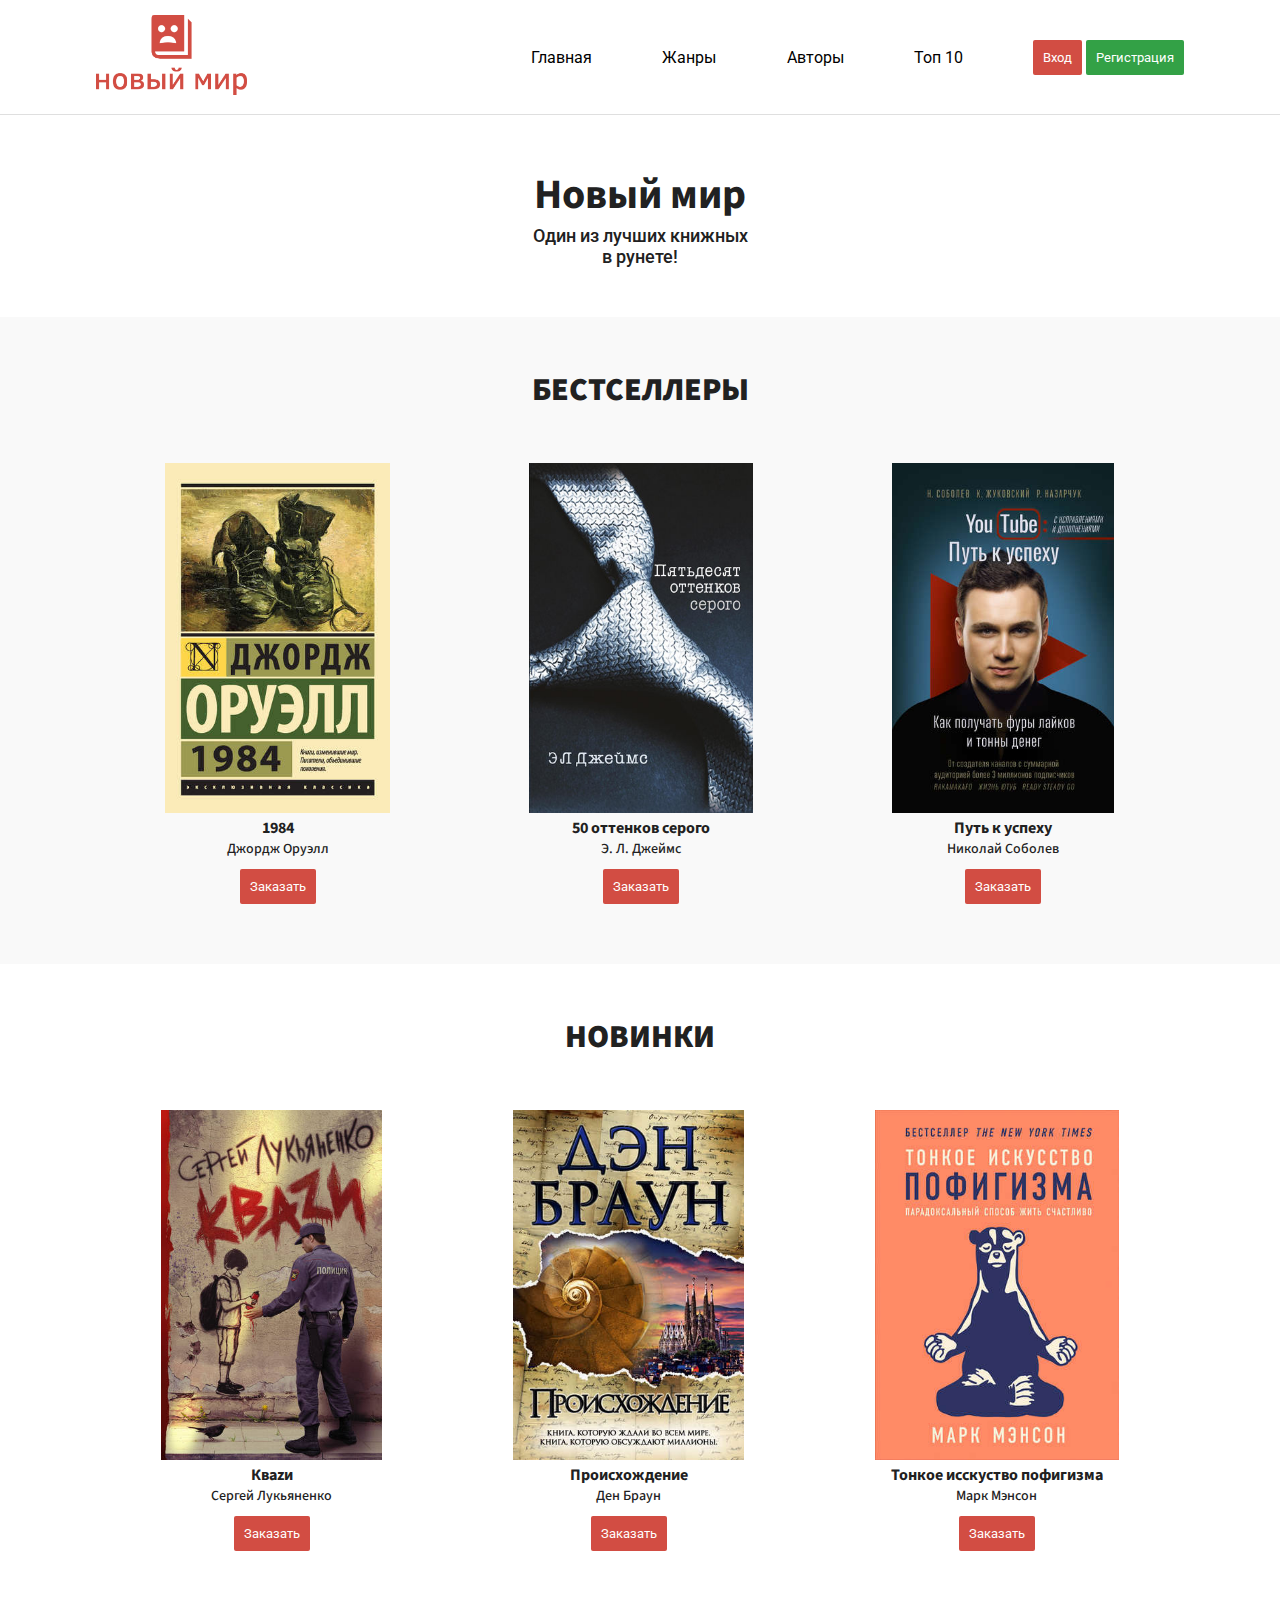
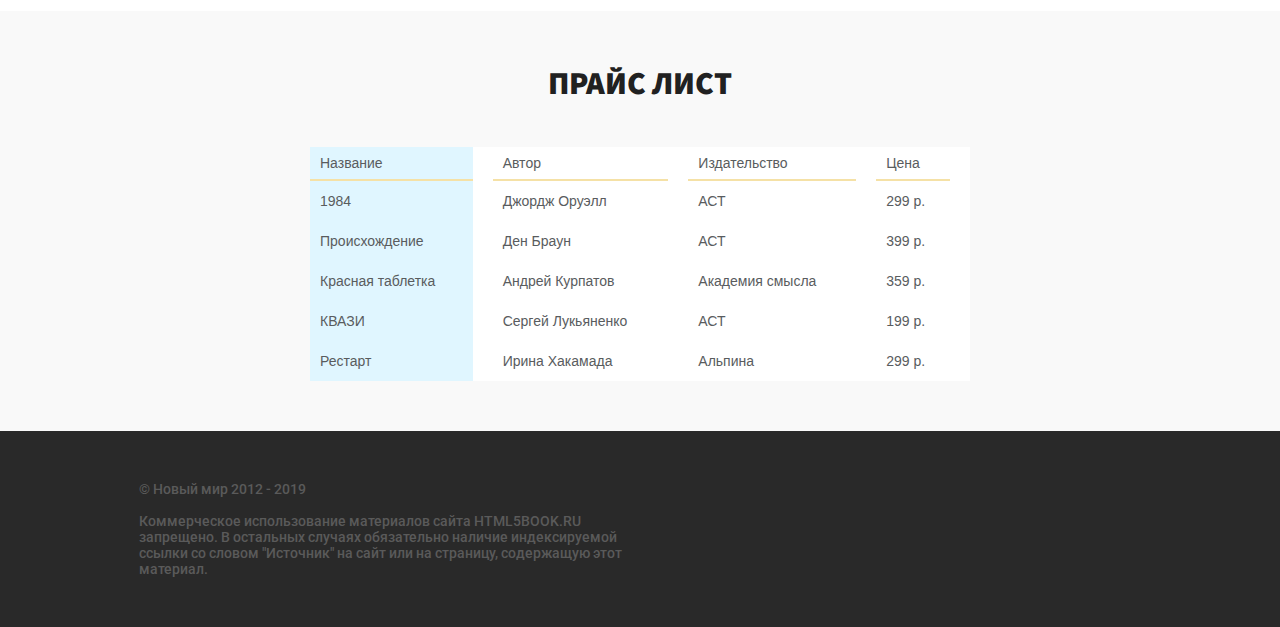
<file: nov_mir/index.html>
<!DOCTYPE html>
<html>
	<head>
		<meta charset="UTF-8">
		<meta name="viewport" content="width=device-width">
		<title>Новый мир</title>
		<link rel="stylesheet" href="css/style.css">
		<link href="https://fonts.googleapis.com/css?family=Open+Sans|Roboto|Source+Sans+Pro:400,700,900&amp;subset=cyrillic" rel="stylesheet">
	</head>
	<body>
		<header class="header ih">
			<div class="container">
				<div class="main-wrapper">
					<div class="logo-w"><img class="logo" src="logo.png" alt=""></div>
					<ul class="menu-list">
						<li class="menu-item"><a href="index.html">Главная</a></li>
						<li class="menu-item"><a href="">Жанры</a></li>
						<li class="menu-item"><a href="">Авторы</a></li>
						<li class="menu-item"><a href="top.html">Топ 10</a></li>
						<li class="menu-item"><a href="login.html" class="rlink"><button class="btn sign-btn">Вход</button></a>
						<a href="reg.html" class="rlink"><button class="btn reg-btn">Регистрация</button></a></li>
					</ul>
				</div>
			</div>
		</header>
		<main class="in-main">
			<div class="container">
				<h1 class="in-header">Новый мир</h1>
				<p class="in-p">Один из лучших книжных<br>в рунете!</p>
			</div>
		</main>
		<section class="bestsell">
			<div class="container">
				<h2 class="best-title">Бестселлеры</h2>
				<div class="book-wr">
					<div class="book">
						<img src="img/1984.jpg" alt="" class="book-pic">
						<h3 class="book-title">1984</h3>
						<h4 class="book-author">Джордж Оруэлл</h4>
						<button class="book-button btn">Заказать</button>
					</div>
					<div class="book">
						<img src="img/grey.jpg" alt="" class="book-pic">
						<h3 class="book-title">50 оттенков серого</h3>
						<h4 class="book-author">Э. Л. Джеймс</h4>
						<button class="book-button btn">Заказать</button>
					</div>
					<div class="book">
						<img src="img/success.jpg" alt="" class="book-pic">
						<h3 class="book-title">Путь к успеху</h3>
						<h4 class="book-author">Николай Соболев</h4>
						<button class="book-button btn">Заказать</button>
					</div>
				</div>
			</div>
		</section>
		<section class="new">
			<div class="container">
				<h2 class="new-title">Новинки</h2>
				<div class="book-wr">
					<div class="book">
						<img src="img/kvazi.jpg" alt="" class="book-pic">
						<h3 class="book-title">Кваzи</h3>
						<h4 class="book-author">Сергей Лукьяненко</h4>
						<button class="book-button btn">Заказать</button>
					</div>
					<div class="book">
						<img src="img/origin.jpg" alt="" class="book-pic">
						<h3 class="book-title">Происхождение</h3>
						<h4 class="book-author">Ден Браун</h4>
						<a href="book.html" сlass="book-link" id="order-l"><button class="book-button btn">Заказать</button></a>
					</div>
					<div class="book">
						<img src="img/art_of_dgsh.jpg" alt="" class="book-pic">
						<h3 class="book-title">Тонкое исскуство пофигизма</h3>
						<h4 class="book-author">Марк Мэнсон</h4>
						<button class="book-button btn">Заказать</button>
					</div>
				</div>
			</div>
		</section>
		<section class="price-list">
			<h2 class="mheader">Прайс лист</h2>
			<div class="container">
				<div class="price-table">
					<table class="table_col">
						<colgroup>
						<col style="background:#e0f6ff;">
						</colgroup>
						<tr>
							<th>Название</th>
							<th>Автор</th>
							<th>Издательство</th>
							<th>Цена</th>
						</tr>
						<tr>
							<td>1984</td>
							<td>Джордж Оруэлл</td>
							<td>АСТ</td>
							<td>299 р.</td>
						</tr>
						<tr>
							<td>Происхождение</td>
							<td>Ден Браун</td>
							<td>АСТ</td>
							<td>399 р.</td>
						</tr>
						<tr>
							<td>Красная таблетка</td>
							<td>Андрей Курпатов</td>
							<td>Академия смысла</td>
							<td>359 р.</td>
						</tr>
						<tr>
							<td>КВАЗИ</td>
							<td>Сергей Лукьяненко</td>
							<td>АСТ</td>
							<td>199 р.</td>
						</tr>
						<tr>
							<td>Рестарт</td>
							<td>Ирина Хакамада</td>
							<td>Альпина</td>
							<td>299 р.</td>
						</tr>
					</table>
				</div>
			</div>
		</section>
		<footer>
			<div class="footer">
				<div class="container">
					<p class="footer-text">&copy; Новый мир 2012 - 2019<br><br>Коммерческое использование материалов сайта HTML5BOOK.RU запрещено. В остальных случаях обязательно наличие индексируемой ссылки со словом "Источник" на сайт или на страницу, содержащую этот материал.</p>
				</div>
			</div>
		</footer>
	</body>
</html>
</file>
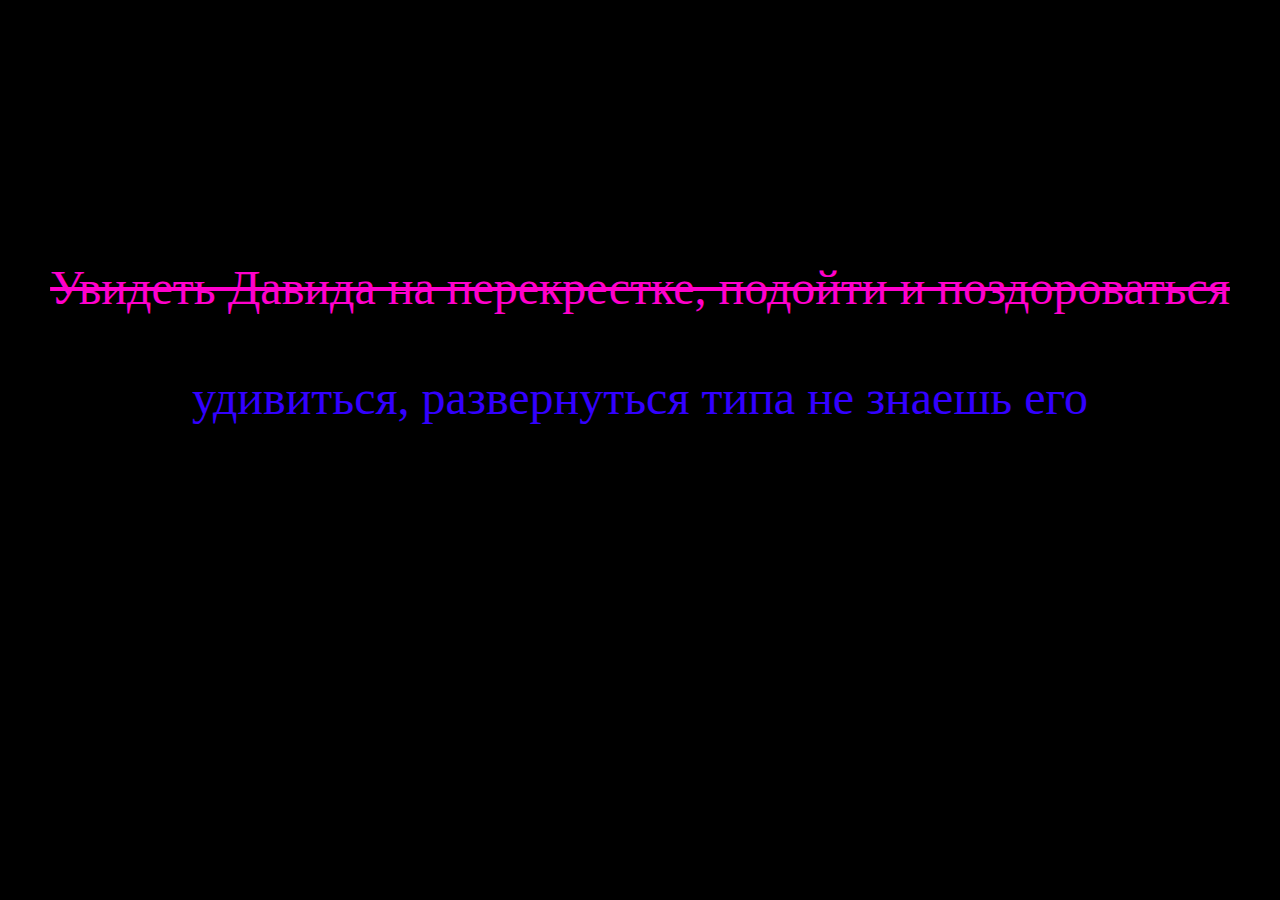
<file: суперфайл.html>
<html>
<head>
<meta charset="UTF-8">
<title> Ëàëüêà - êîðîoooooëü! </title>
</head>
<body bgcolor="#000000">
<br>
<br><br><br><br><br><br><br><br><br><br><br><br><br>
<div align="center">
<font size="+5"><font color="#FF00CC"><s>Увидеть Давида на перекрестке, подойти и поздороваться</s></font>
<br><br>
<font color="#3300FF">удивиться, развернуться типа не знаешь его</font></div>
</font>
</body>
</html>
</file>
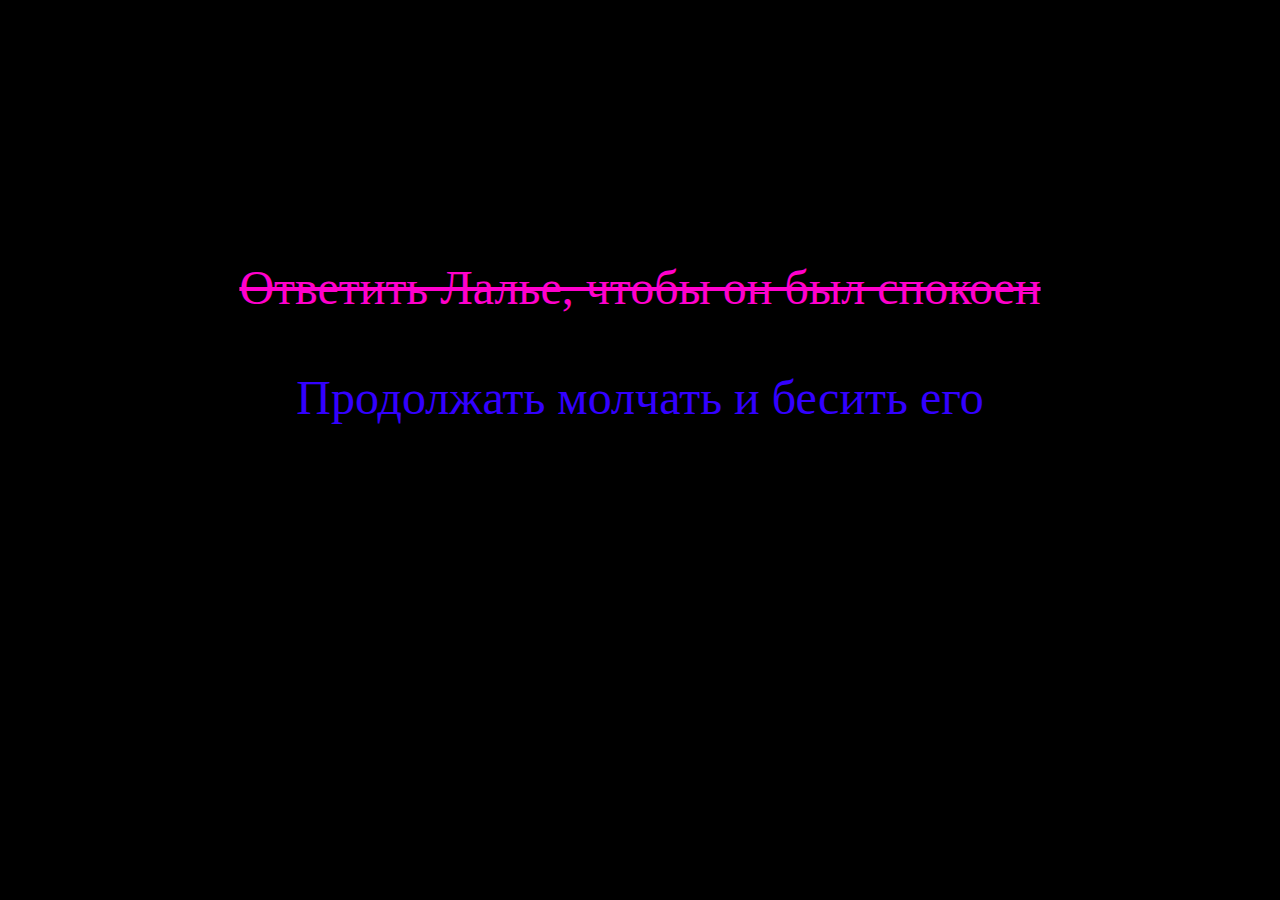
<file: суперфайл2.html>
<html>
<head>
<meta charset="UTF-8">
<title> Ëàëüêà - êîðîoooooëü! </title>
</head>
<body bgcolor="#000000">
<br>
<br><br><br><br><br><br><br><br><br><br><br><br><br>
<div align="center">
<font size="+5"><font color="#FF00CC"><s>Ответить Лалье, чтобы он был спокоен</s></font>
<br><br>
<font color="#3300FF">Продолжать молчать и бесить его</font></div>
</font>
</body>
</html>
</file>
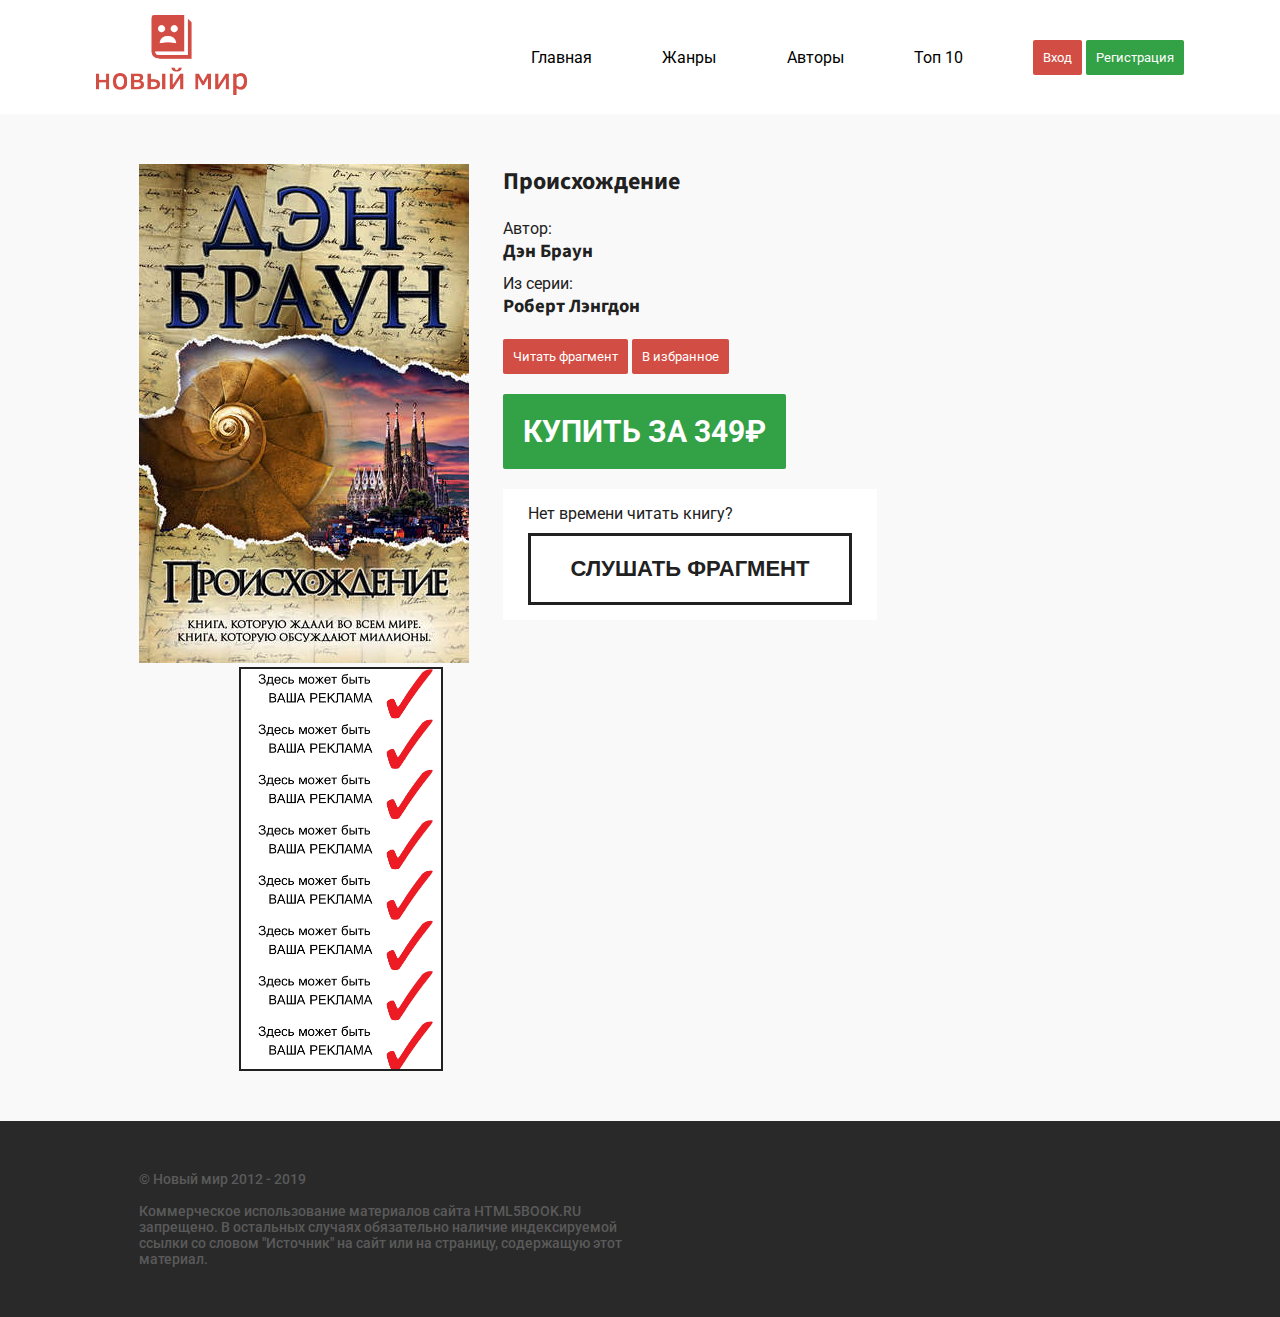
<file: nov_mir/book.html>
<!DOCTYPE html>
<html>
<head>
	<meta charset="UTF-8">
	<meta name="viewport" content="width=device-width">
	<title>Новый мир</title>
    <link rel="stylesheet" href="css/style.css">
    <link href="https://fonts.googleapis.com/css?family=Open+Sans|Roboto|Source+Sans+Pro:400,700,900&amp;subset=cyrillic" rel="stylesheet">
</head>
<body>
<header class="header">
			<div class="container">
				<div class="main-wrapper">
					<div class="logo-w"><img class="logo" src="logo.png" alt=""></div>
					<ul class="menu-list">
						<li class="menu-item"><a href="index.html">Главная</a></li>
						<li class="menu-item"><a href="">Жанры</a></li>
						<li class="menu-item"><a href="">Авторы</a></li>
						<li class="menu-item"><a href="top.html">Топ 10</a></li>
						<li class="menu-item"><button class="btn sign-btn"><a href="login.html" class="rlink">Вход</a></button>
						<button class="btn reg-btn"><a href="reg.html" class="rlink">Регистрация</a></button></li>
					</ul>
				</div>
			</div>
		</header>

<main class="book_main">
	<div class="container">
		<div class="book_cont-wr">
			<img src="img/origin.jpg" class="book_img">
			<div class="book_cont">
				<h2 class="book_title">Происхождение</h2>
				<p class="book_author">Автор:<h3>Дэн Браун</h3></p>
				<p class="book_series">Из серии:<h3>Роберт Лэнгдон</h3></p>
				<div class="book_btn-wr">
					<button class="book_btn book_read btn">Читать фрагмент</button>
					<button class="book_btn book_fav btn">В избранное</button>
				</div>
				<div class="book_bt-wr">
					<button class="book_bt btn">Купить за 349&#8381;</button>
				</div>
				<div class="book_lis">
					<p>Нет времени читать книгу?</p>
					<div class="book_lis-wr">
						<button class="book_lis-bt">Слушать фрагмент</button>
					</div>
				</div>
			</div>
		</div>
		<div class="book_adver">
		</div>
	</div>
</main>
<footer>
			<div class="footer">
				<div class="container">
					<p class="footer-text">&copy; Новый мир 2012 - 2019<br><br>Коммерческое использование материалов сайта HTML5BOOK.RU запрещено. В остальных случаях обязательно наличие индексируемой ссылки со словом "Источник" на сайт или на страницу, содержащую этот материал.</p>
				</div>
			</div>
		</footer>
</body>
</html>
</file>
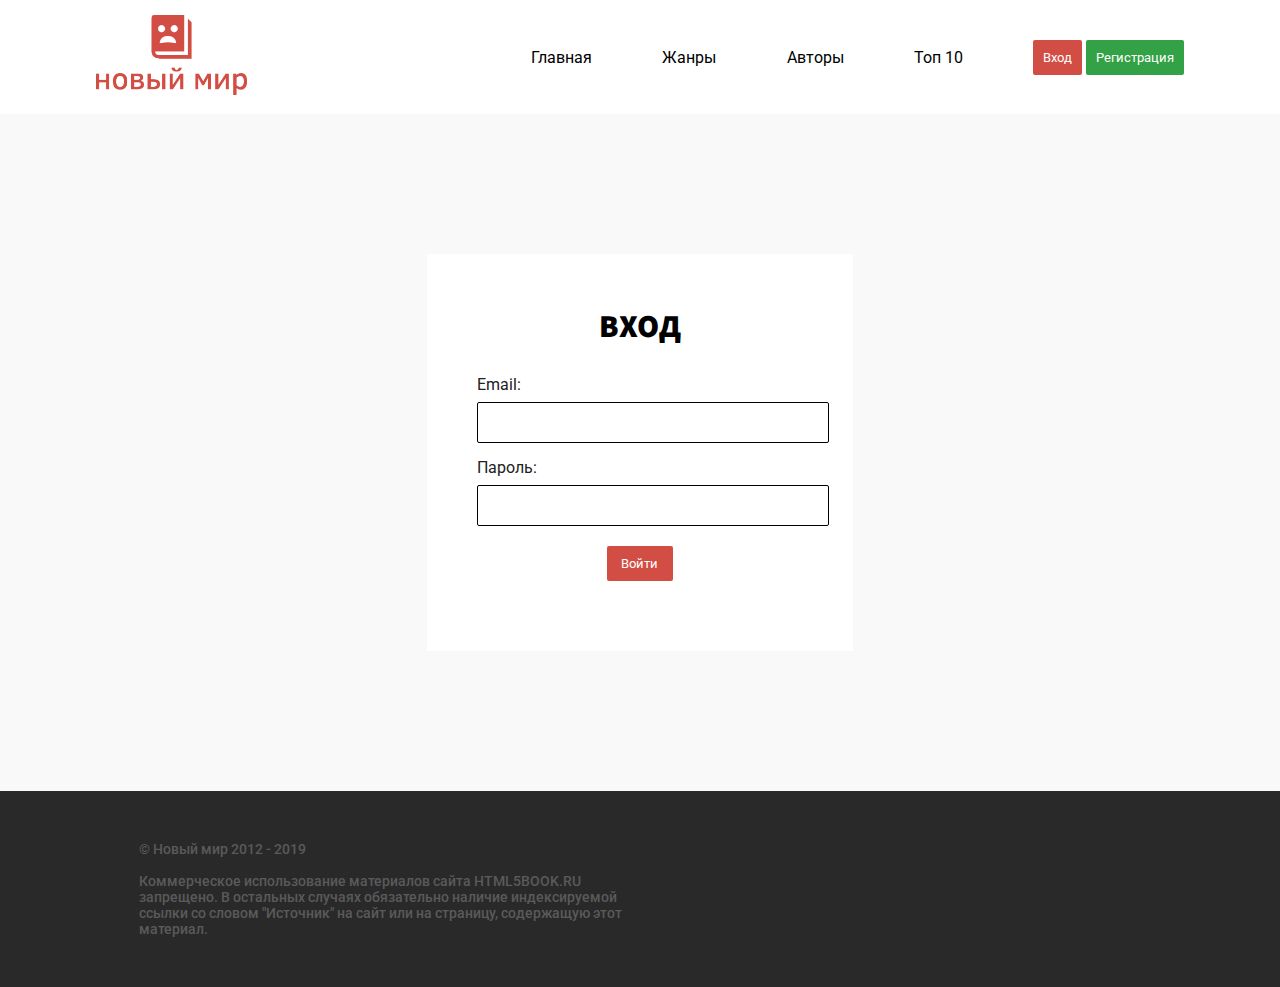
<file: nov_mir/login.html>
<!DOCTYPE html>
<html>
<head>
	<meta charset="UTF-8">
	<meta name="viewport" content="width=device-width">
	<title>Новый мир</title>
    <link rel="stylesheet" href="css/style.css">
    <link href="https://fonts.googleapis.com/css?family=Open+Sans|Roboto|Source+Sans+Pro:400,700,900&amp;subset=cyrillic" rel="stylesheet">
</head>
<body>
<header class="header">
	<div class="container">
		<div class="main-wrapper">
			<div class="logo-w"><img class="logo" src="logo.png" alt=""></div>
			<ul class="menu-list">
				<li class="menu-item"><a href="index.html">Главная</a></li>
				<li class="menu-item"><a href="">Жанры</a></li>
				<li class="menu-item"><a href="">Авторы</a></li>
				<li class="menu-item"><a href="top.html">Топ 10</a></li>
				<li class="menu-item"><button class="btn sign-btn"><a href="login.html" class="rlink">Вход</a></button>
				<button class="btn reg-btn"><a href="reg.html" class="rlink">Регистрация</a></button></li>
			</ul>
		</div>
	</div>
</header>

<main class = "log-main">
	<div class="container">
		<div class="log-form-wr">
			<form class="log-form">
				<legend class="log-leg mheader">Вход</legend>
				<p class="log-d">Email:</p>
				<input type="email" class="log-input">
				<p class="log-d">Пароль:</p>
				<input type="password" class="log-input">
				<input type="submit" class="log-sub btn log-btn" value="Войти">
			</form>
		</div>
	</div>
</main>
<footer>
			<div class="footer">
				<div class="container">
					<p class="footer-text">&copy; Новый мир 2012 - 2019<br><br>Коммерческое использование материалов сайта HTML5BOOK.RU запрещено. В остальных случаях обязательно наличие индексируемой ссылки со словом "Источник" на сайт или на страницу, содержащую этот материал.</p>
				</div>
			</div>
		</footer>
</body>
</html>
</file>
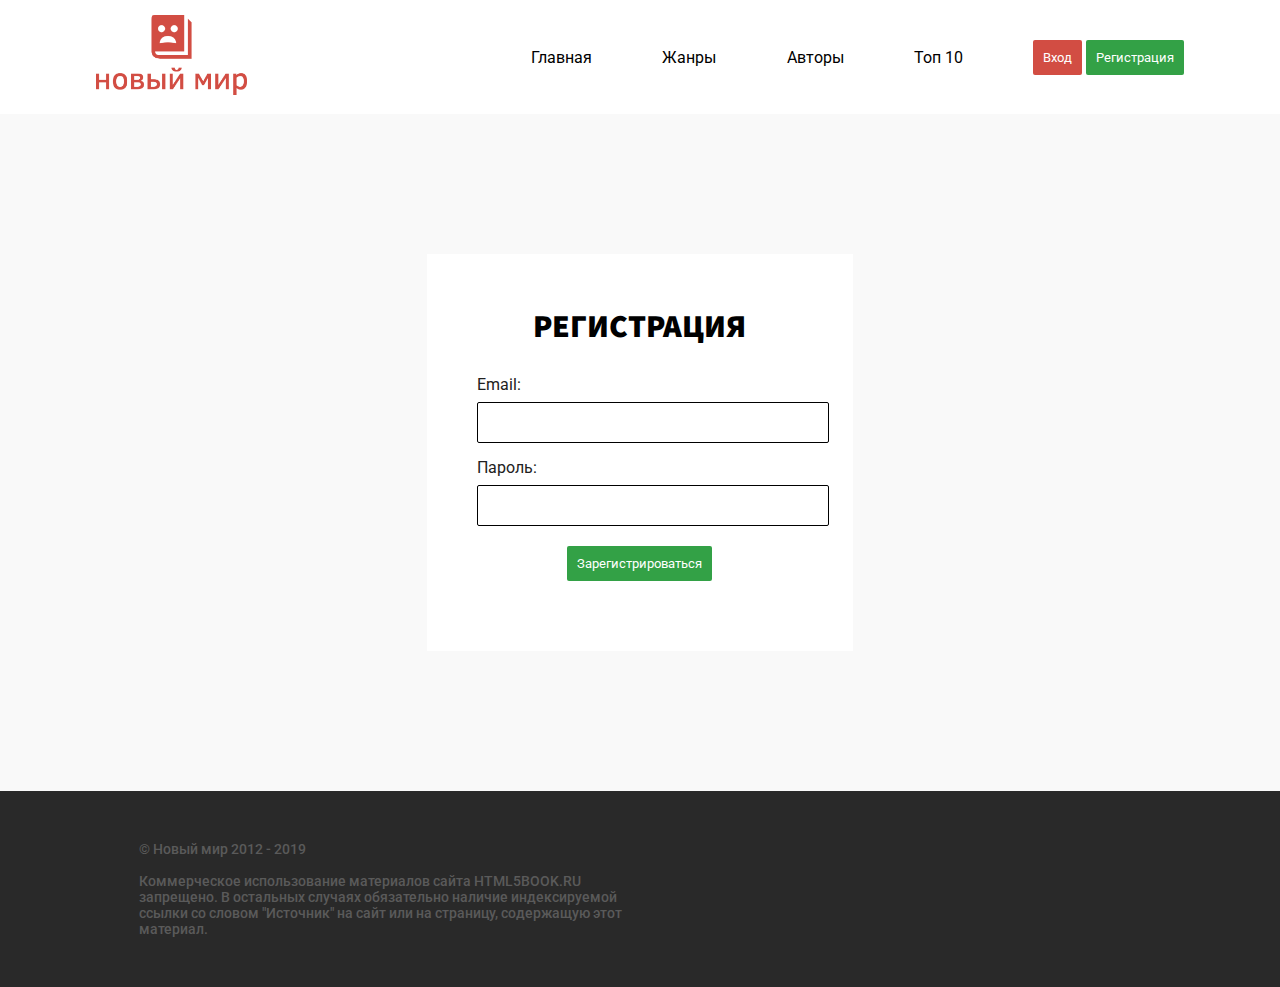
<file: nov_mir/reg.html>
<!DOCTYPE html>
<html>
<head>
	<meta charset="UTF-8">
	<meta name="viewport" content="width=device-width">
	<title>Новый мир</title>
    <link rel="stylesheet" href="css/style.css">
    <link href="https://fonts.googleapis.com/css?family=Open+Sans|Roboto|Source+Sans+Pro:400,700,900&amp;subset=cyrillic" rel="stylesheet">
</head>
<body>
<header class="header">
	<div class="container">
		<div class="main-wrapper">
			<div class="logo-w"><img class="logo" src="logo.png" alt=""></div>
			<ul class="menu-list">
				<li class="menu-item"><a href="index.html">Главная</a></li>
				<li class="menu-item"><a href="">Жанры</a></li>
				<li class="menu-item"><a href="">Авторы</a></li>
				<li class="menu-item"><a href="top.html">Топ 10</a></li>
				<li class="menu-item"><button class="btn sign-btn"><a href="login.html" class="rlink">Вход</a></button>
				<button class="btn reg-btn"><a href="reg.html" class="rlink">Регистрация</a></button></li>
			</ul>
		</div>
	</div>
</header>

<main class = "log-main">
	<div class="container">
		<div class="log-form-wr">
			<form class="log-form">
				<legend class="log-leg mheader">Регистрация</legend>
				<p class="log-d">Email:</p>
				<input type="email" class="log-input">
				<p class="log-d">Пароль:</p>
				<input type="password" class="log-input">
				<input type="submit" class="log-sub btn reg-btn" value="Зарегистрироваться">
			</form>
		</div>
	</div>
</main>

<footer>
			<div class="footer">
				<div class="container">
					<p class="footer-text">&copy; Новый мир 2012 - 2019<br><br>Коммерческое использование материалов сайта HTML5BOOK.RU запрещено. В остальных случаях обязательно наличие индексируемой ссылки со словом "Источник" на сайт или на страницу, содержащую этот материал.</p>
				</div>
			</div>
		</footer>
</body>
</html>
</file>
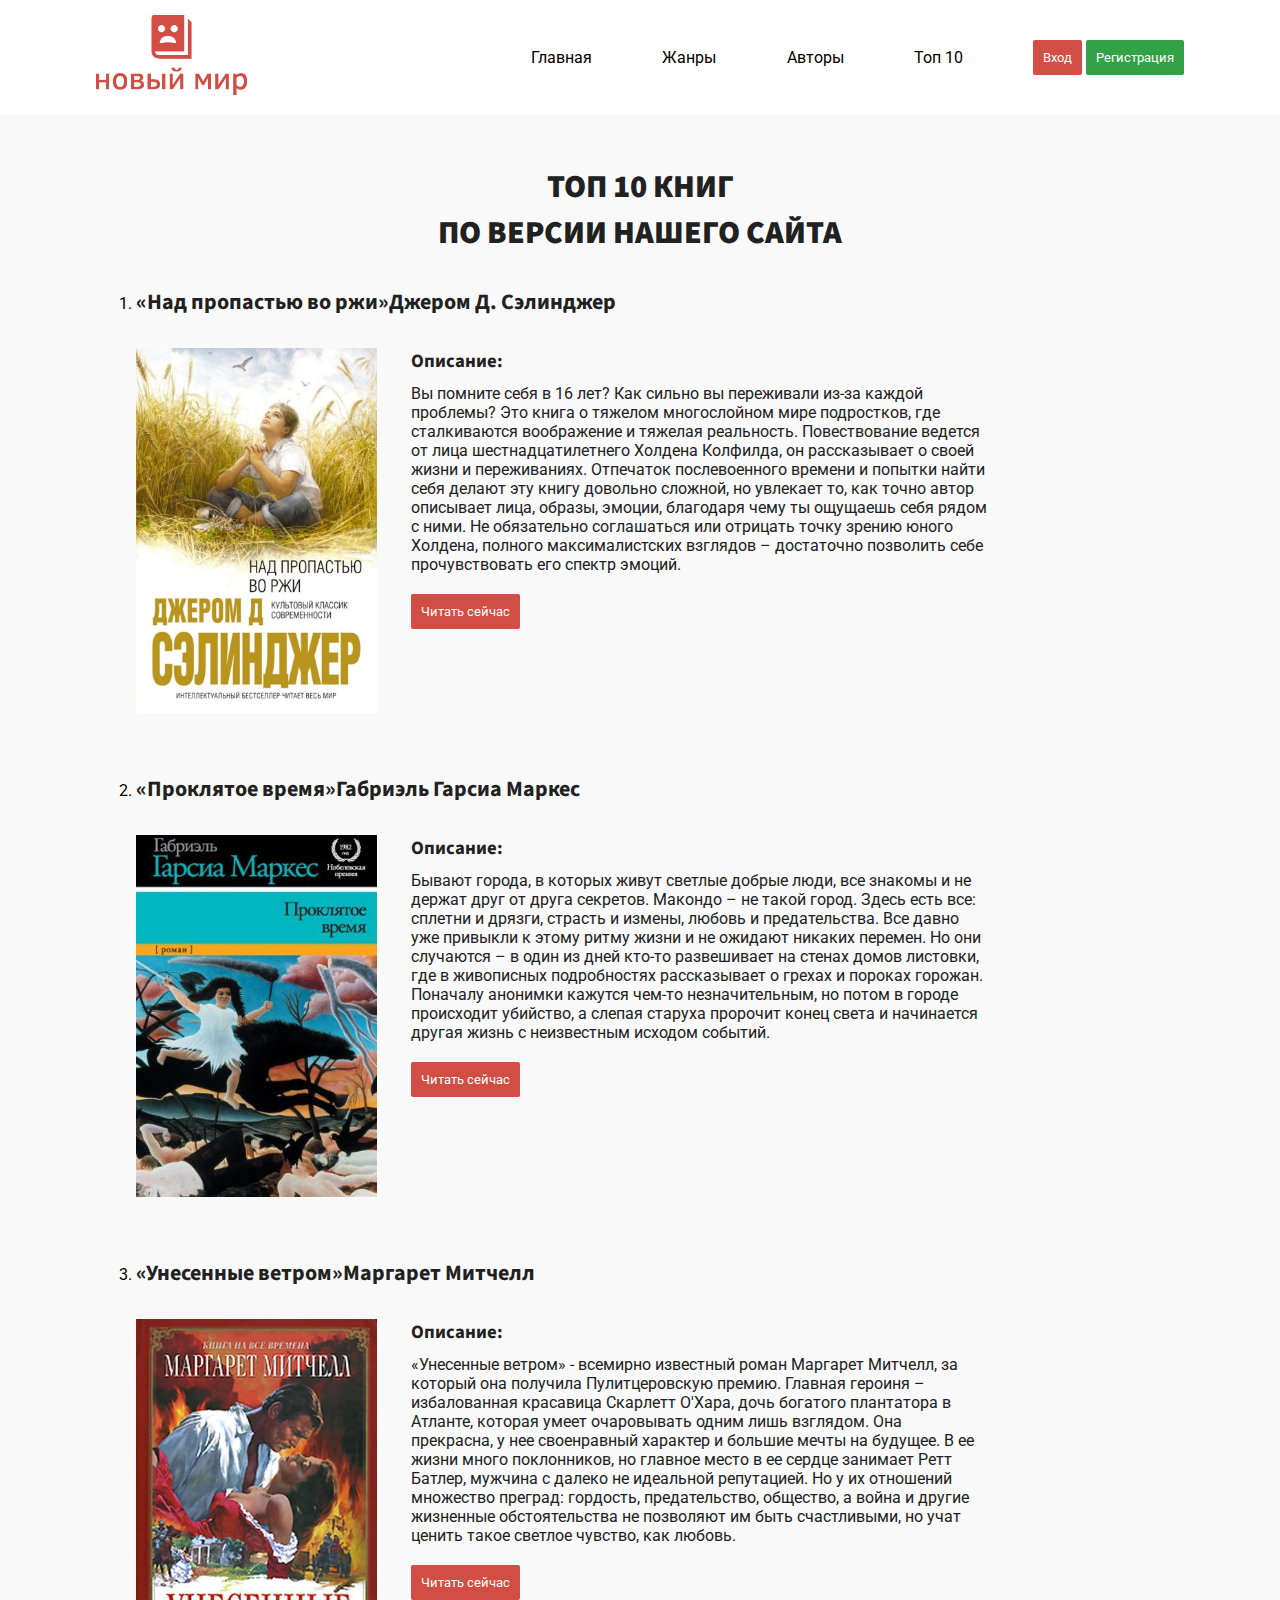
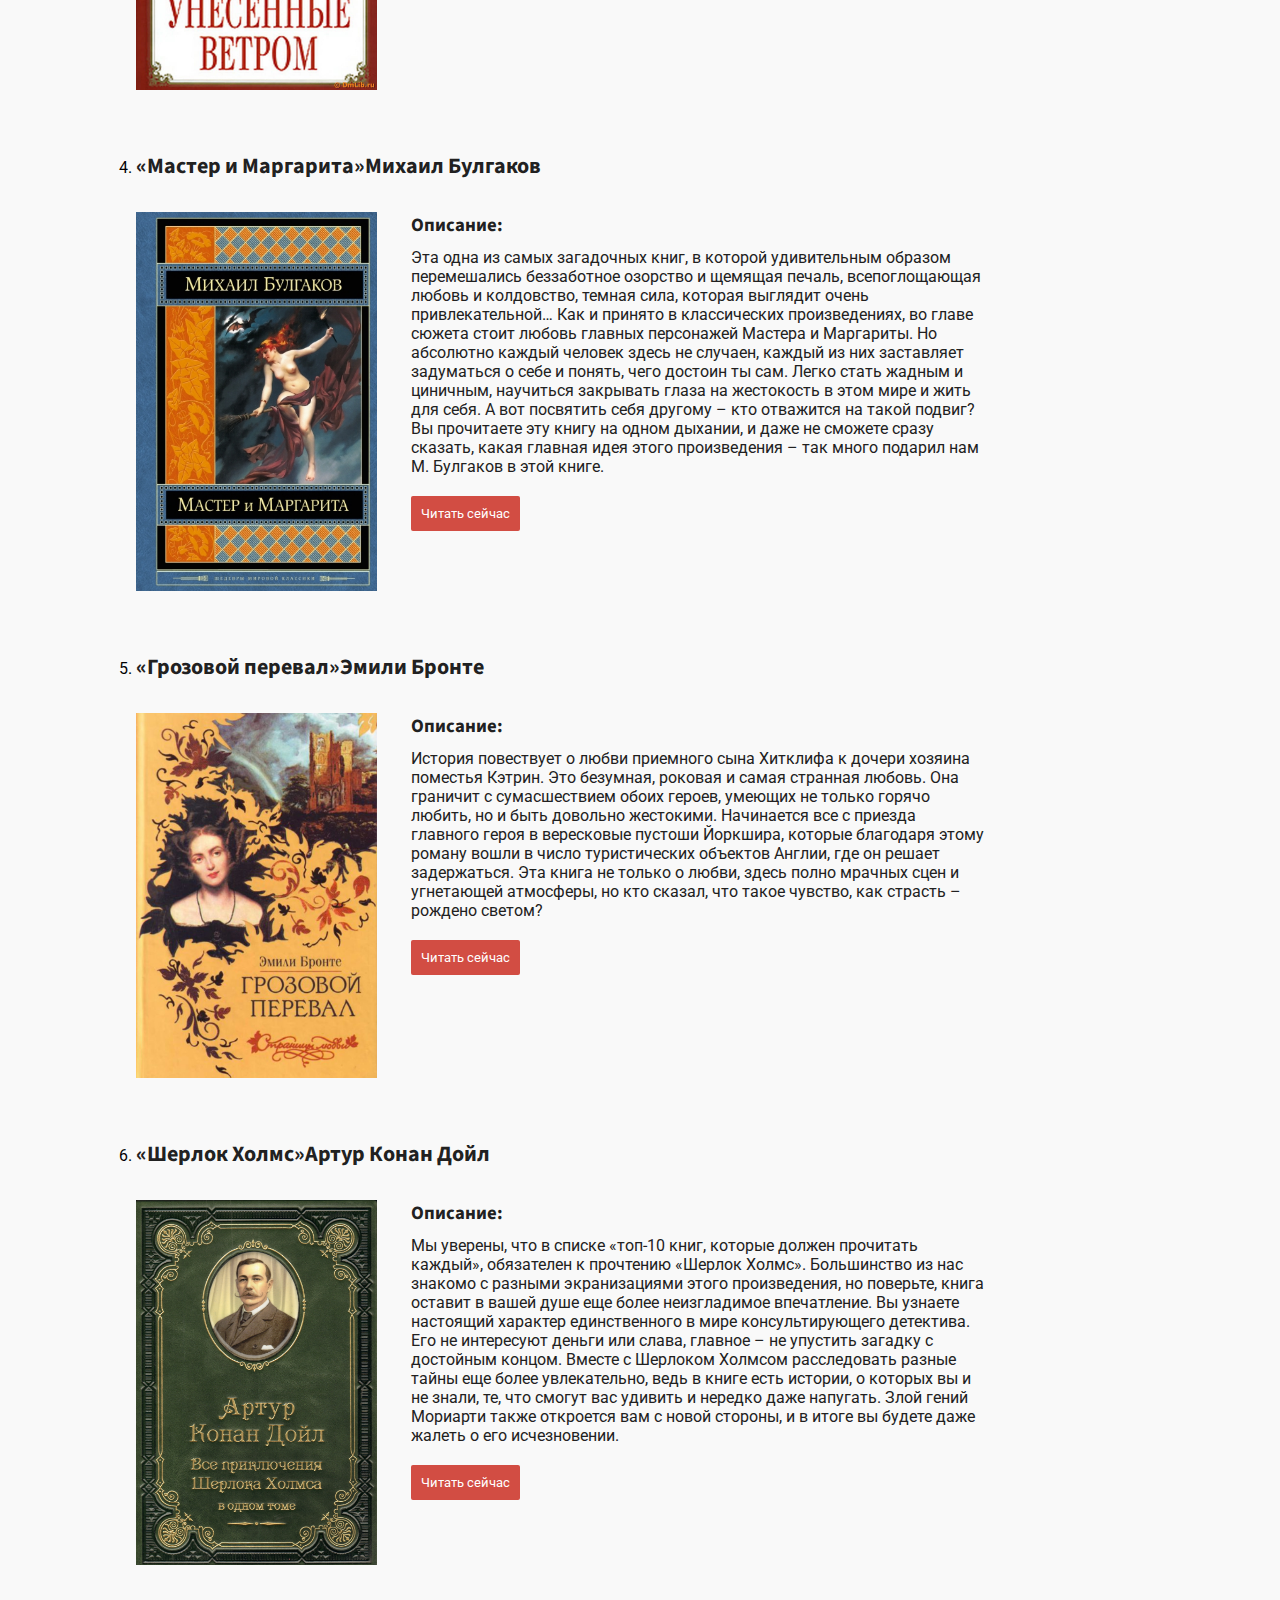
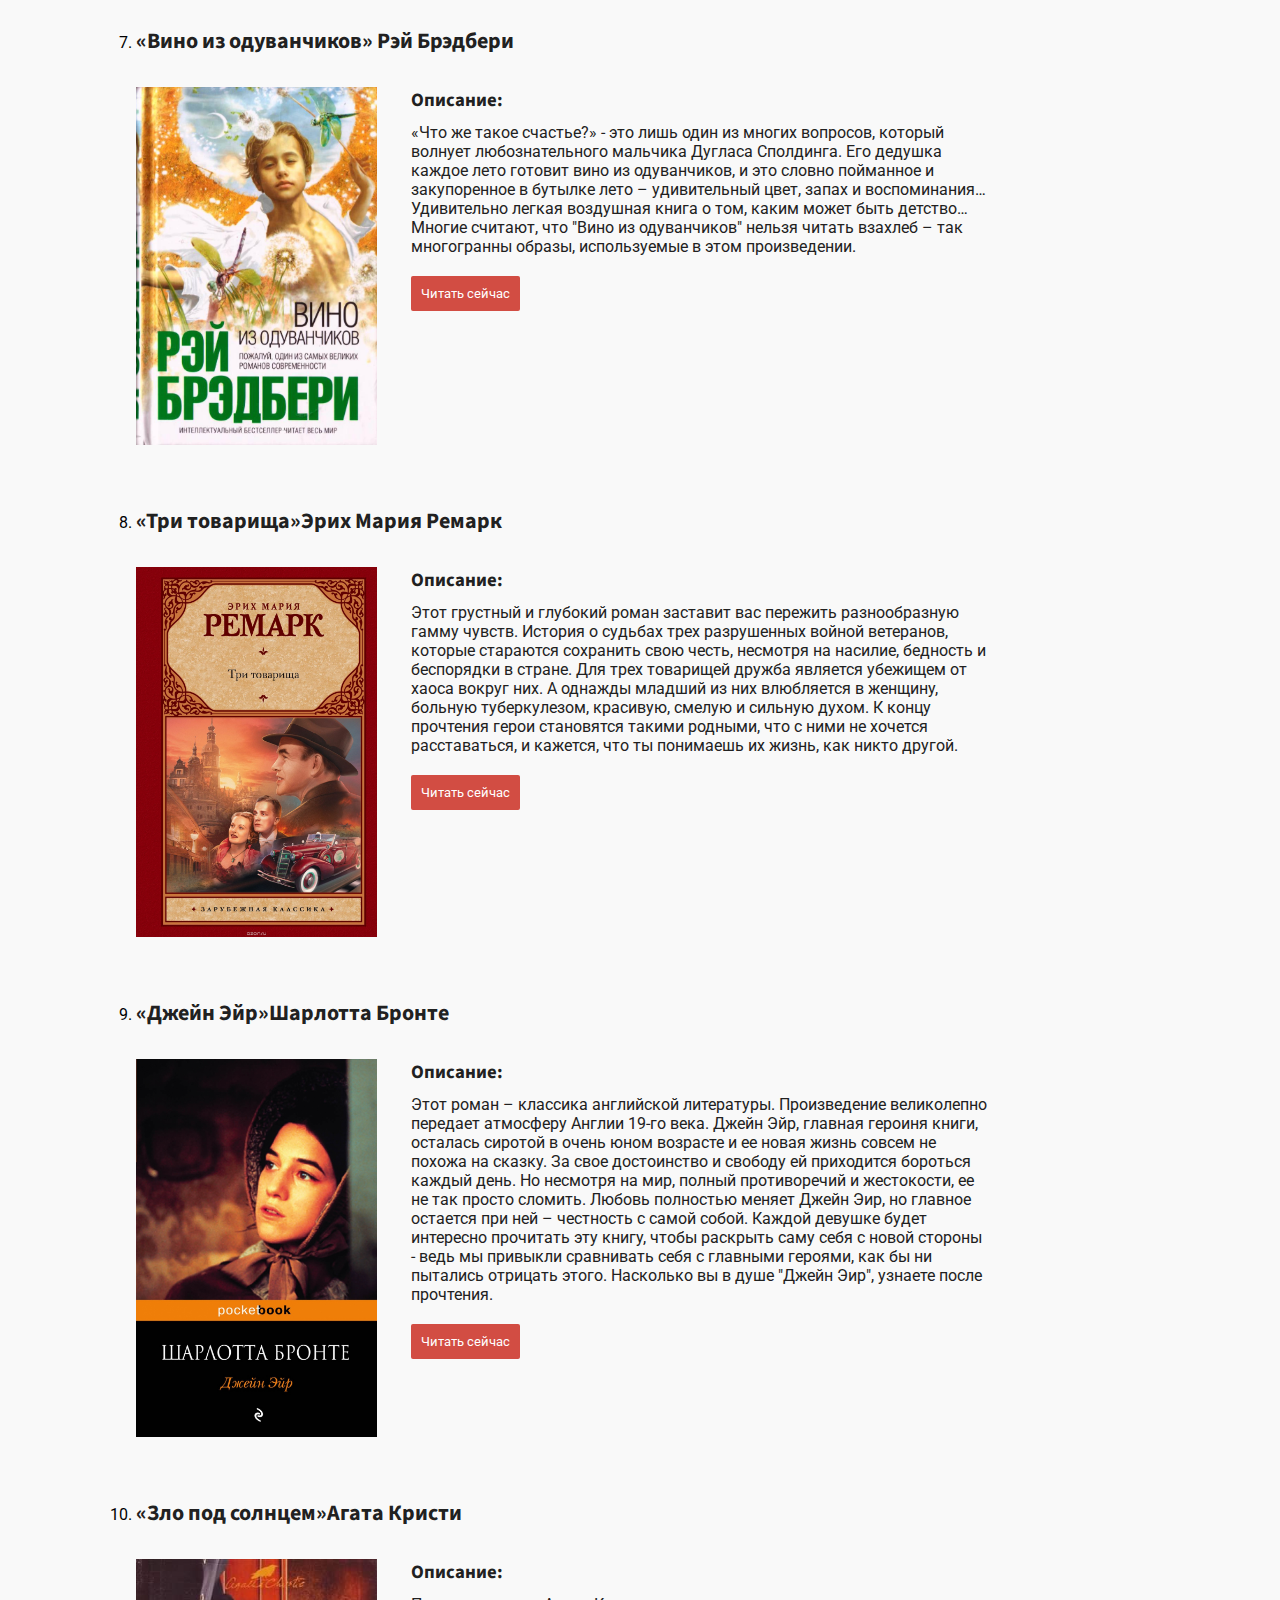
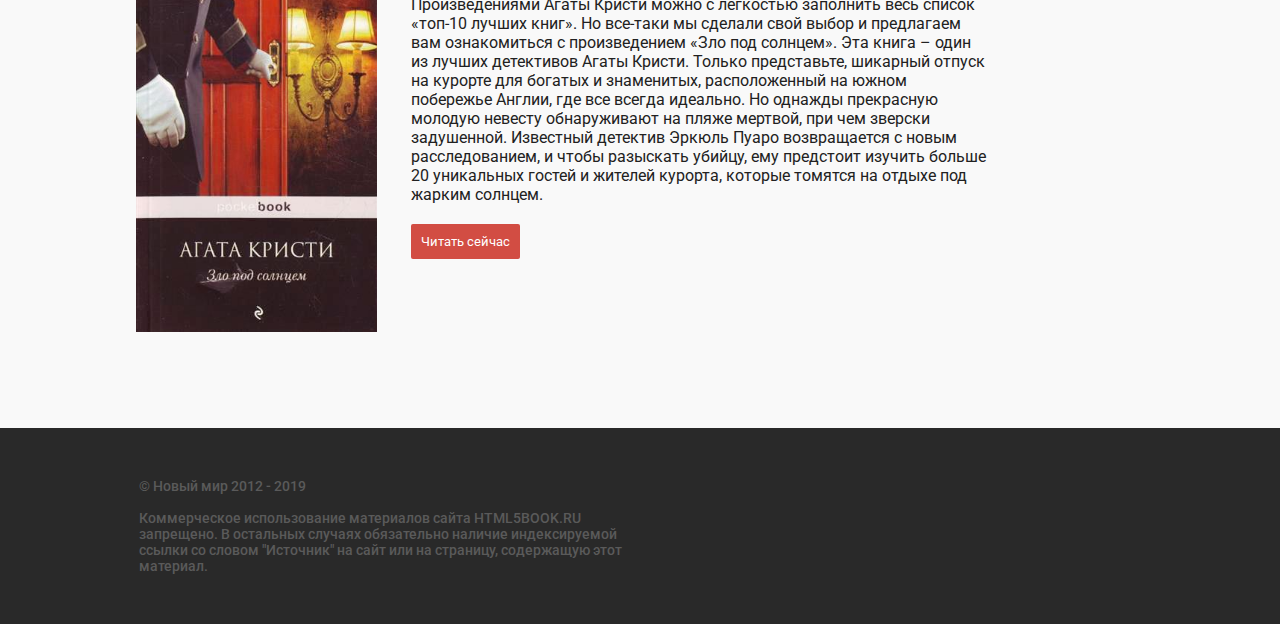
<file: nov_mir/top.html>
<!DOCTYPE html>
<html>
<head>
	<meta charset="UTF-8">
	<meta name="viewport" content="width=device-width">
	<title>Новый мир</title>
    <link rel="stylesheet" href="css/style.css">
    <link href="https://fonts.googleapis.com/css?family=Open+Sans|Roboto|Source+Sans+Pro:400,700,900&amp;subset=cyrillic" rel="stylesheet">
</head>
<body>
<header class="header">
	<div class="container">
		<div class="main-wrapper">
			<div class="logo-w"><img class="logo" src="logo.png" alt=""></div>
			<ul class="menu-list">
				<li class="menu-item"><a href="index.html">Главная</a></li>
				<li class="menu-item"><a href="">Жанры</a></li>
				<li class="menu-item"><a href="">Авторы</a></li>
				<li class="menu-item"><a href="top.html">Топ 10</a></li>
				<li class="menu-item"><button class="btn sign-btn"><a href="login.html" class="rlink">Вход</a></button>
				<button class="btn reg-btn"><a href="reg.html" class="rlink">Регистрация</a></button></li>
			</ul>
		</div>
	</div>
</header>

<main class = "top-main">
	<div class="container">
		<h2 class="mheader">Топ 10 книг<br>По версии нашего сайта</h2>
		<div class="top-wr">
			<ol class="top-list">
				<li class="top-item">
					<h3 class="top-header"><span class="top-title"> «Над пропастью во ржи»</span><span class="top-author">Джером Д. Сэлинджер</span></h3>
					
					<img src="img/top-books/10.jpg" alt="" class="top-img">
					
					<div class="top-desc">
						<h3 class="top-desc-h">Описание:</h3>
						<p class="top-desc-p">Вы помните себя в 16 лет? Как сильно вы переживали из-за каждой проблемы? Это книга о тяжелом многослойном мире подростков, где сталкиваются воображение и тяжелая реальность. Повествование ведется от лица шестнадцатилетнего Холдена Колфилда, он рассказывает о своей жизни и переживаниях. Отпечаток послевоенного времени и попытки найти себя делают эту книгу довольно сложной, но увлекает то, как точно автор описывает лица, образы, эмоции, благодаря чему ты ощущаешь себя рядом с ними. Не обязательно соглашаться или отрицать точку зрению юного Холдена, полного максималистских взглядов – достаточно позволить себе прочувствовать его спектр эмоций. </p>
						<button class="btn top-desc-btn">Читать сейчас</button>
					</div>
				</li>
				<li class="top-item">
					<h3 class="top-header"><span class="top-title"> «Проклятое время»</span><span class="top-author">Габриэль Гарсиа Маркес</span></h3>
					
					<img src="img/top-books/9.jpg" alt="" class="top-img">
					
					<div class="top-desc">
						<h3 class="top-desc-h">Описание:</h3>
						<p class="top-desc-p">Бывают города, в которых живут светлые добрые люди, все знакомы и не держат друг от друга секретов. Макондо – не такой город. Здесь есть все: сплетни и дрязги, страсть и измены, любовь и предательства. Все давно уже привыкли к этому ритму жизни и не ожидают никаких перемен. Но они случаются – в один из дней кто-то развешивает на стенах домов листовки, где в живописных подробностях рассказывает о грехах и пороках горожан. Поначалу анонимки кажутся чем-то незначительным, но потом в городе происходит убийство, а слепая старуха пророчит конец света и начинается другая жизнь с неизвестным исходом событий.</p>
						<button class="btn top-desc-btn">Читать сейчас</button>
					</div>
				</li>
				<li class="top-item">
					<h3 class="top-header"><span class="top-title"> «Унесенные ветром»</span><span class="top-author">Маргарет Митчелл</span></h3>
					
					<img src="img/top-books/8.jpg" alt="" class="top-img">
					
					<div class="top-desc">
						<h3 class="top-desc-h">Описание:</h3>
						<p class="top-desc-p">«Унесенные ветром» - всемирно известный роман Маргарет Митчелл, за который она получила Пулитцеровскую премию. Главная героиня – избалованная красавица Скарлетт О'Хара, дочь богатого плантатора в Атланте, которая умеет очаровывать одним лишь взглядом. Она прекрасна, у нее своенравный характер и большие мечты на будущее. В ее жизни много поклонников, но главное место в ее сердце занимает Ретт Батлер, мужчина с далеко не идеальной репутацией. Но у их отношений множество преград: гордость, предательство, общество, а война и другие жизненные обстоятельства не позволяют им быть счастливыми, но учат ценить такое светлое чувство, как любовь. </p>
						<button class="btn top-desc-btn">Читать сейчас</button>
					</div>
				</li>
				<li class="top-item">
					<h3 class="top-header"><span class="top-title"> «Мастер и Маргарита»</span><span class="top-author">Михаил Булгаков</span></h3>
					
					<img src="img/top-books/7.jpg" alt="" class="top-img">
					
					<div class="top-desc">
						<h3 class="top-desc-h">Описание:</h3>
						<p class="top-desc-p">Эта одна из самых загадочных книг, в которой удивительным образом перемешались беззаботное озорство и щемящая печаль, всепоглощающая любовь и колдовство, темная сила, которая выглядит очень привлекательной… Как и принято в классических произведениях, во главе сюжета стоит любовь главных персонажей Мастера и Маргариты. Но абсолютно каждый человек здесь не случаен, каждый из них заставляет задуматься о себе и понять, чего достоин ты сам. Легко стать жадным и циничным, научиться закрывать глаза на жестокость в этом мире и жить для себя. А вот посвятить себя другому – кто отважится на такой подвиг? Вы прочитаете эту книгу на одном дыхании, и даже не сможете сразу сказать, какая главная идея этого произведения – так много подарил нам М. Булгаков в этой книге.</p>
						<button class="btn top-desc-btn">Читать сейчас</button>
					</div>
				</li>
				<li class="top-item">
					<h3 class="top-header"><span class="top-title"> «Грозовой перевал»</span><span class="top-author">Эмили Бронте</span></h3>
					
					<img src="img/top-books/6.jpg" alt="" class="top-img">
					
					<div class="top-desc">
						<h3 class="top-desc-h">Описание:</h3>
						<p class="top-desc-p">История повествует о любви приемного сына Хитклифа к дочери хозяина поместья Кэтрин. Это безумная, роковая и самая странная любовь. Она граничит с сумасшествием обоих героев, умеющих не только горячо любить, но и быть довольно жестокими. Начинается все с приезда главного героя в вересковые пустоши Йоркшира, которые благодаря этому роману вошли в число туристических объектов Англии, где он решает задержаться. Эта книга не только о любви, здесь полно мрачных сцен и угнетающей атмосферы, но кто сказал, что такое чувство, как страсть – рождено светом?</p>
						<button class="btn top-desc-btn">Читать сейчас</button>
					</div>
				</li>
				<li class="top-item">
					<h3 class="top-header"><span class="top-title"> «Шерлок Холмс»</span><span class="top-author">Артур Конан Дойл</span></h3>
					
					<img src="img/top-books/5.jpg" alt="" class="top-img">
					
					<div class="top-desc">
						<h3 class="top-desc-h">Описание:</h3>
						<p class="top-desc-p">Мы уверены, что в списке «топ-10 книг, которые должен прочитать каждый», обязателен к прочтению «Шерлок Холмс».  Большинство из нас знакомо с разными экранизациями этого произведения, но поверьте, книга оставит в вашей душе еще более неизгладимое впечатление. Вы узнаете настоящий характер единственного в мире консультирующего детектива. Его не интересуют деньги или слава, главное – не упустить загадку с достойным концом. Вместе с Шерлоком Холмсом расследовать разные тайны еще более увлекательно, ведь в книге есть истории, о которых вы и не знали, те, что смогут вас удивить и нередко даже напугать. Злой гений Мориарти также откроется вам с новой стороны, и в итоге вы будете даже жалеть о его исчезновении. </p>
						<button class="btn top-desc-btn">Читать сейчас</button>
					</div>
				</li>
				<li class="top-item">
					<h3 class="top-header"><span class="top-title"> «Вино из одуванчиков» </span><span class="top-author">Рэй Брэдбери</span></h3>
					
					<img src="img/top-books/4.jpg" alt="" class="top-img">
					
					<div class="top-desc">
						<h3 class="top-desc-h">Описание:</h3>
						<p class="top-desc-p">«Что же такое счастье?» - это лишь один из многих вопросов, который волнует любознательного мальчика Дугласа Сполдинга. Его дедушка каждое лето готовит вино из одуванчиков, и это словно пойманное и закупоренное в бутылке лето – удивительный цвет, запах и воспоминания… Удивительно легкая воздушная книга о том, каким может быть детство… Многие считают, что "Вино из одуванчиков" нельзя читать взахлеб – так многогранны образы, используемые в этом произведении. </p>
						<button class="btn top-desc-btn">Читать сейчас</button>
					</div>
				</li>
				<li class="top-item">
					<h3 class="top-header"><span class="top-title"> «Три товарища»</span><span class="top-author">Эрих Мария Ремарк</span></h3>
					
					<img src="img/top-books/3.jpg" alt="" class="top-img">
					
					<div class="top-desc">
						<h3 class="top-desc-h">Описание:</h3>
						<p class="top-desc-p">Этот грустный и глубокий роман заставит вас пережить разнообразную гамму чувств. История о судьбах трех разрушенных войной ветеранов, которые стараются сохранить свою честь, несмотря на насилие, бедность и беспорядки в стране. Для трех товарищей дружба является убежищем от хаоса вокруг них. А однажды младший из них влюбляется в женщину, больную туберкулезом, красивую, смелую и сильную духом. К концу прочтения герои становятся такими родными, что с ними не хочется расставаться, и кажется, что ты понимаешь их жизнь, как никто другой.</p>
						<button class="btn top-desc-btn">Читать сейчас</button>
					</div>
				</li>
				<li class="top-item">
					<h3 class="top-header"><span class="top-title"> «Джейн Эйр»</span><span class="top-author">Шарлотта Бронте</span></h3>
					
					<img src="img/top-books/2.jpeg" alt="" class="top-img">

					<div class="top-desc">
						<h3 class="top-desc-h">Описание:</h3>
						<p class="top-desc-p">Этот роман – классика английской литературы. Произведение великолепно передает атмосферу Англии 19-го века. Джейн Эйр, главная героиня книги, осталась сиротой в очень юном возрасте и ее новая жизнь совсем не похожа на сказку. За свое достоинство и свободу ей приходится бороться каждый день. Но несмотря на мир, полный противоречий и жестокости, ее не так просто сломить. Любовь полностью меняет Джейн Эир, но главное остается при ней – честность с самой собой. Каждой девушке будет интересно прочитать эту книгу, чтобы раскрыть саму себя с новой стороны - ведь мы привыкли сравнивать себя с главными героями, как бы ни пытались отрицать этого. Насколько вы в душе "Джейн Эир", узнаете после прочтения. </p>
						<button class="btn top-desc-btn">Читать сейчас</button>
					</div>
				</li>
				<li class="top-item">
					<h3 class="top-header"><span class="top-title"> «Зло под солнцем»</span><span class="top-author">Агата Кристи</span></h3>
					
					<img src="img/top-books/1.jpg" alt="" class="top-img">
					
					<div class="top-desc">
						<h3 class="top-desc-h">Описание:</h3>
						<p class="top-desc-p">Произведениями Агаты Кристи можно с легкостью заполнить весь список «топ-10 лучших книг». Но все-таки мы сделали свой выбор и предлагаем вам ознакомиться с произведением «Зло под солнцем». Эта книга – один из лучших детективов Агаты Кристи. Только представьте, шикарный отпуск на курорте для богатых и знаменитых, расположенный на южном побережье Англии, где все всегда идеально. Но однажды прекрасную молодую невесту обнаруживают на пляже мертвой, при чем зверски задушенной.  Известный детектив Эркюль Пуаро возвращается с новым расследованием, и чтобы разыскать убийцу, ему предстоит изучить больше 20 уникальных гостей и жителей курорта, которые томятся на отдыхе под жарким солнцем.</p>
						<button class="btn top-desc-btn">Читать сейчас</button>
					</div>
				</li>
			</ol>
		</div>
	</div>
</main>

<footer>
			<div class="footer">
				<div class="container">
					<p class="footer-text">&copy; Новый мир 2012 - 2019<br><br>Коммерческое использование материалов сайта HTML5BOOK.RU запрещено. В остальных случаях обязательно наличие индексируемой ссылки со словом "Источник" на сайт или на страницу, содержащую этот материал.</p>
				</div>
			</div>
		</footer>
</body>
</html>
</file>
<file: nov_mir/css/style.css>
@charset "UTF-8";
body, html {
  width: 100%;
  height: 100%;
  margin: 0;
  padding: 0;
  
  font-family: 'Roboto', sans-serif;
}
a{
  text-decoration: none;
  color: black;
}
h1, h2, h3, h4, h5, h6, p {
  margin: 0;
  padding: 0;
  color: #212121
}
h1, h2, h3, h4, h5, h6{
  font-family: 'Source Sans Pro', sans-serif;
}

ul {
  padding: 0;
  margin: 0;
}


.mheader{
  font-size: 32px;
  text-align: center;
  font-weight: 900;
  text-transform: uppercase;
  font-family: 'Source Sans Pro', sans-serif;
}


.main-wrapper{
  display: flex;
  justify-content: space-between;
}
.header{
  padding: 15px 0;
}
.logo{
  max-height: 80px;
}

/*контейнер*/
.container {
  width: 85%;
  margin: 0 auto;
}

/*стилизация меню*/
.menu-list {
  
  display: flex;
  justify-content: space-between;
  align-items: center;
  list-style: none;
  margin: 0;
  padding: 0;
  width: 60%;
}
.menu-link {
  text-decoration: none;
}
.book-wr{
  display: -webkit-flex;
  display: -moz-flex;
  display: -ms-flex;
  display: -o-flex;
  display: flex;
  justify-content: space-around;
  -ms-align-items: center;
  align-items: center;
}
.book-pic{
  height: 350px;
}
.btn{
  border: none;
  padding: 10px;
  background-color: #d24d43;
  border-radius: 2px;
  color: #fff;
  font-family: 'Roboto', sans-serif;
  
}
.btn:hover{
  cursor: pointer;
  box-shadow: 0 14px 28px rgba(88,62,76,0.22), 0 10px 10px rgba(88,62,76,0.20);
  background-color: #BF1D21;
}
.reg-btn:hover{
  background-color: #0D6F1E;
}
.reg-btn{
  background-color: #33A146;
}
.bestsell{
  background-color: #f9f9f9;
  padding: 50px 0;
}

.best-title{
  font-size: 32px;
  text-align: center;
  font-weight: 900;
  text-transform: uppercase;
  margin-bottom: 50px;
}

.new-title{
  font-size: 32px;
  text-align: center;
  font-weight: 900;
  text-transform: uppercase;
  margin-bottom: 50px;
}

.new{
  padding: 50px 0;
}

.book-button{
  display: block;
  margin: 10px auto;
}

.book-title{
  font-size: 16px;
  font-weight: 700;
  text-align: center;
}
.book-author{
  font-size: 14px;
  font-weight: 500;
  text-align: center;
}

.book-link{
  color: #fff;
}

#order-l{
  color: white;
}

.book_main{
  background-color: #f9f9f9;
  padding: 50px;
}

.book_cont{
  display: inline-block;
  vertical-align: top;
  margin-left: 30px;
}

.book_author{
  margin-top: 20px;
}

.book_series{
  margin-top: 10px;
}

.book_btn{
  margin-top: 20px;
}

.book_bt{
  font-size: 30px;
  font-weight: bold;
  text-transform: uppercase;
  color:#fff;
  padding: 20px;
  background-color: #33A146;
  margin-top: 20px;
}

.book_bt:hover{
  background-color: #0D6F1E;
}

.book_lis-bt{
  margin-top: 10px;
  background-color: transparent;
  border: 3px solid #212121;
  color:#212121;
  font-size: 22px;
  text-transform: uppercase;
  border-radius: 0;
  font-weight: bold;
  box-sizing: content-box;
  padding: 20px 40px;
}

.book_lis{
  padding: 15px 25px;
  background-color: #fff;
  margin-top: 20px;
}

.book_lis-bt:hover{
  cursor: pointer;
}

.book_adver{
  display: inline-block;
  vertical-align: top;
  width: 200px;
  height: 400px;
  border: 2px solid #212121;
  margin-left: 10%;
  background: url("../img/ad.jpg");
  -webkit-background-size: 100%;
  background-size: 100%;
}

.book_cont-wr{
  display: inline-block;
  vertical-align: top;
}

.rlink{
  text-decoration: none;
  color:#fff;
}

.log-main{
  background-color: #f9f9f9;
  padding: 50px 0;
  min-height: 100vh;
}

.log-form{
  background-color: #fff;
  padding: 50px;
  display: inline-block;
  min-width: 30%;
}
.log-form-wr{
  margin: 10vh auto;
  text-align: center;
}

.log-d{
  text-align: left;
  margin-top: 15px;
}
.log-input{
  text-align: left;
  margin-top: 8px;
  display: block;
  width: 100%;
  border: 0.5px solid #000;
  border-radius: 2px;
  padding: 12px;
}

.log-leg{
  margin-bottom: 25px;
}

.log-sub{
  display: block;
  margin: 20px auto;
  min-width: 20%;
}

.top-main{
  background-color: #f9f9f9;
  padding: 50px 0;
}

.top-img{
  width: 23%;
  display: inline-block;
  vertical-align: top;
  margin: 30px 0;
}

.top-header{
  font-size: 22px;
}

.top-desc{
  display: inline-block;
  vertical-align: top;
  width:55%;
  margin-left: 30px;
  margin-top: 30px;
}

.top-desc h3 {
  display: inline-block;
}

.top-desc-p{
  margin-top: 10px;
}

.top-desc-btn{
  margin-top: 20px;
}

.top-item{
  margin-top: 30px;
}




.table_col {
  font-family: "Lucida Sans Unicode", "Lucida Grande", Sans-Serif;
  font-size: 14px;
  width: 660px;
  background: white;
  text-align: left;
  border-collapse: collapse;
  color: #595c5e;
}
.table_col th:first-child, .table_col td:first-child {
  color: #595c5e;
  border-left: none;
}
.table_col th {
  font-weight: normal;
  border-bottom: 2px solid #F5E1A6;
  border-right: 20px solid white;
  border-left: 20px solid white;
  padding: 8px 10px;
}
.table_col td {
  border-right: 20px solid white;
  border-left: 20px solid white;
  padding: 12px 10px;
  color: #595c5e;
}

.price-list{
  padding: 50px 0;
  background-color: #f9f9f9;
}

.price-table{
  display: flex;
  justify-content: center;
  margin-top: 40px;
}
.footer{
  background-color: rgb(41, 41, 41);
  padding: 50px;
}
.footer-text{
  color: #5a5a5a;
  max-width: 50%;
  font-weight: 500;
  font-size: 14px;
}

main{
  min-height: 65vh;
}

.log-main{
  min-height: 60vh;
}

.in-header{
  text-align: center;
  font-size: 42px;
}

.in-p{
  text-align: center;
  font-size: 18px;
  font-weight: 500;
}

.in-main {
  min-height: 0;
  padding: 50px 0;
  border-top:1px solid #dfdfdf  ;
}
</file>
